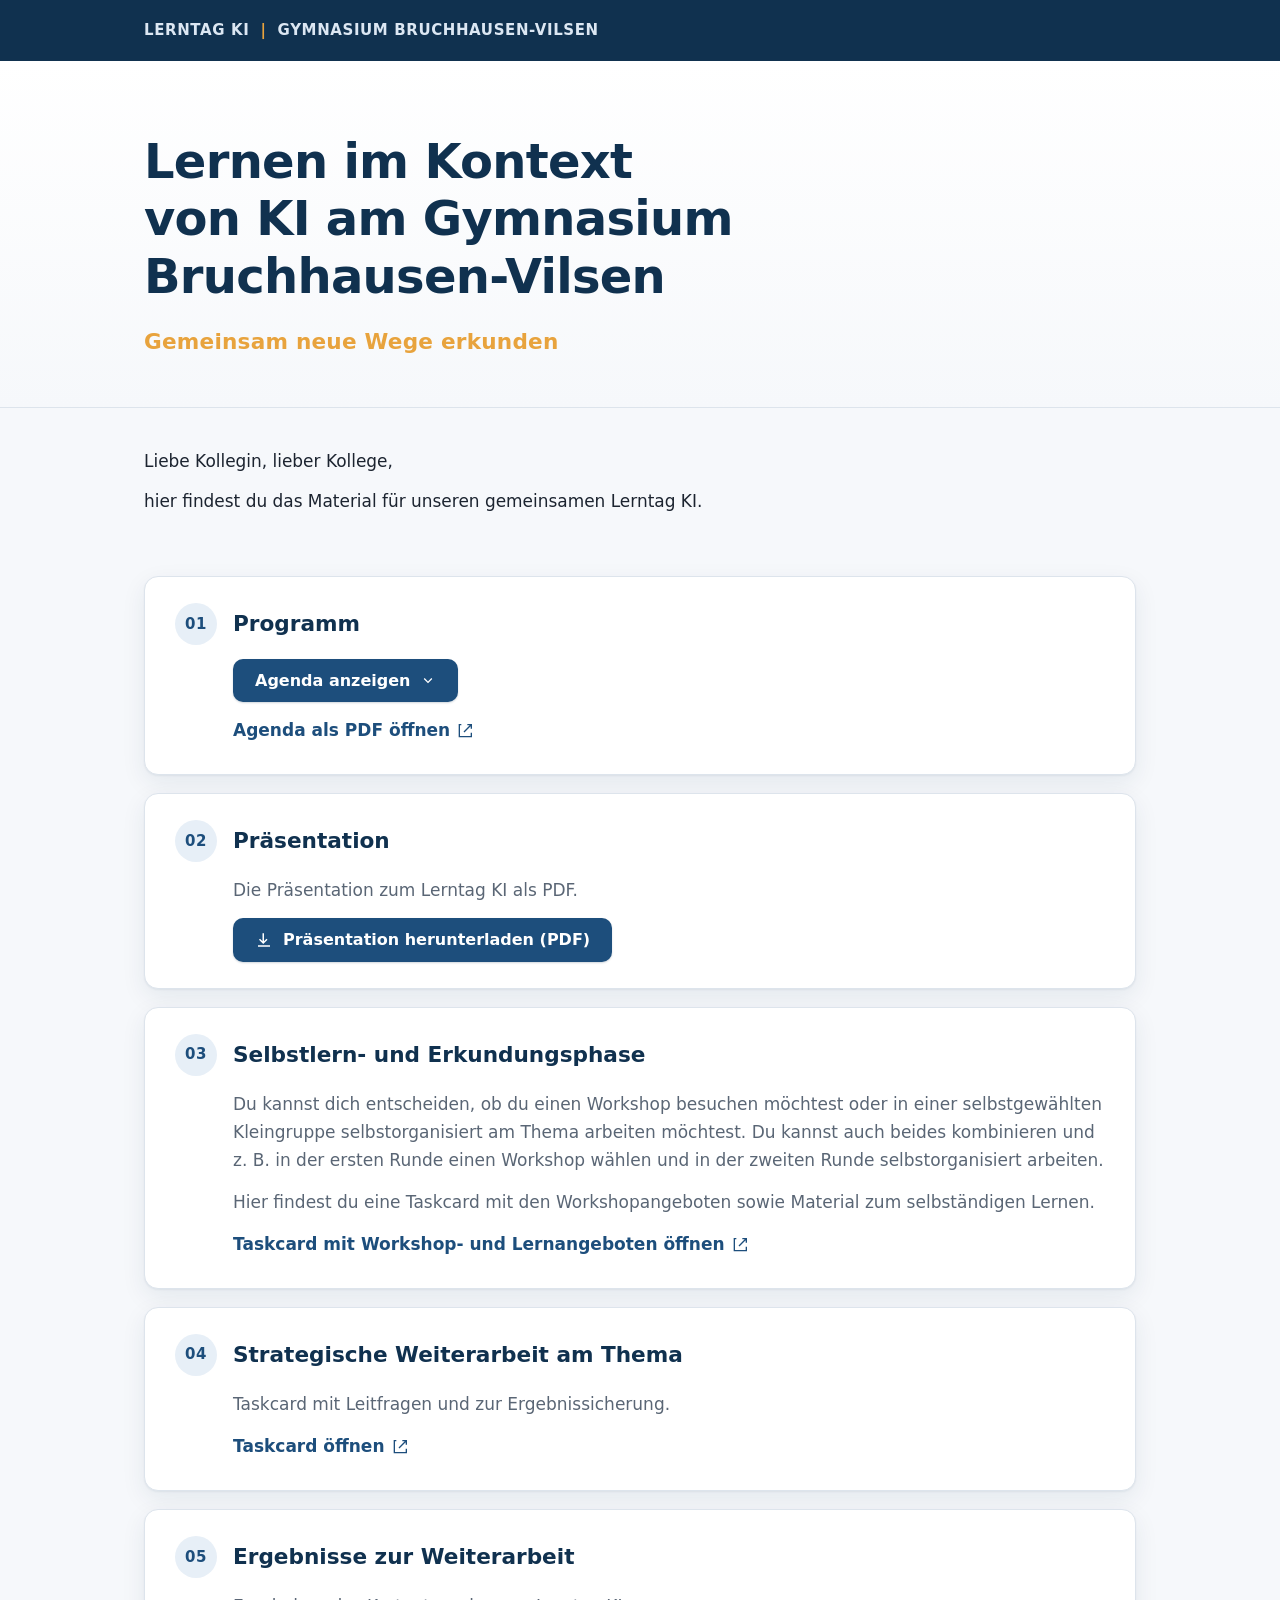
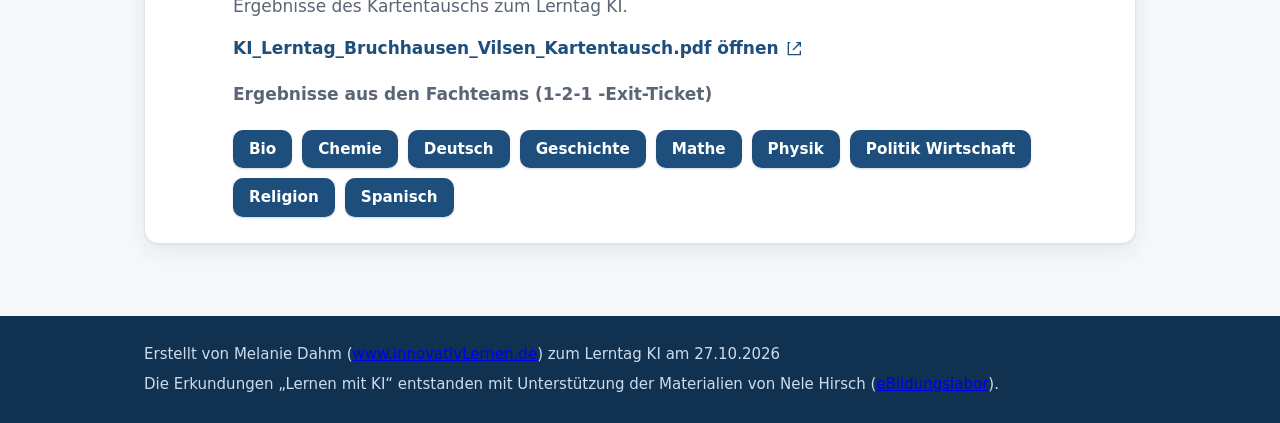
<file: index.html>
<!DOCTYPE html>
<html lang="de">
<head>
  <meta charset="utf-8">
  <meta name="viewport" content="width=device-width, initial-scale=1">
  <title>Lerntag KI | Gymnasium Bruchhausen-Vilsen</title>
  <meta name="description" content="Materialien für den gemeinsamen Lerntag KI am Gymnasium Bruchhausen-Vilsen – Programm, Präsentation, Workshops und strategische Weiterarbeit.">
  <link rel="stylesheet" href="styles.css">
  <link rel="icon" href="data:image/svg+xml,<svg xmlns='http://www.w3.org/2000/svg' viewBox='0 0 100 100'><text y='.9em' font-size='90'>&#129504;</text></svg>">
</head>
<body>
  <a class="skip-link" href="#inhalt">Zum Inhalt springen</a>

  <header class="site-header">
    <div class="wrap">
      <p class="kicker">Lerntag KI <span class="sep">|</span> Gymnasium Bruchhausen-Vilsen</p>
    </div>
  </header>

  <main id="inhalt">
    <section class="hero">
      <div class="wrap">
        <h1>Lernen im Kontext von KI am Gymnasium Bruchhausen-Vilsen</h1>
        <p class="subtitle">Gemeinsam neue Wege erkunden</p>
      </div>
    </section>

    <section class="intro">
      <div class="wrap">
        <p>Liebe Kollegin, lieber Kollege,</p>
        <p>hier findest du das Material für unseren gemeinsamen Lerntag KI.</p>
      </div>
    </section>

    <div class="wrap">
      <div class="cards">

        <article class="card" id="programm">
          <div class="card-head">
            <span class="badge">01</span>
            <h2>Programm</h2>
          </div>
          <div class="card-body">
            <details class="disclosure">
              <summary class="btn">
                <span class="btn-label-closed">Agenda anzeigen</span>
                <span class="btn-label-open">Agenda ausblenden</span>
                <svg class="chevron" aria-hidden="true" viewBox="0 0 24 24" width="16" height="16"><path fill="currentColor" d="M12 15.4 5.6 9 7 7.6l5 5 5-5L18.4 9z"/></svg>
              </summary>
              <div class="disclosure-panel">
                <table class="agenda">
                  <caption class="sr-only">Agenda des Lerntags KI am Gymnasium Bruchhausen-Vilsen</caption>
                  <tbody>
                    <tr>
                      <th scope="row">08:00 &ndash; 08:30</th>
                      <td>Offenes Ankommen und Austauschen mit Kaffee | Tee</td>
                    </tr>
                    <tr>
                      <th scope="row">08:30 &ndash; 09:00</th>
                      <td><strong>Begr&uuml;&szlig;ung und Organisatorisches</strong><br>Interaktive Einstiegsrunde</td>
                    </tr>
                    <tr class="highlight">
                      <th scope="row">09:00 &ndash; 10:00</th>
                      <td>
                        <strong>Impulsvortrag mit Murmelphasen | Melanie Dahm</strong><br>
                        Orientierung zu KI und Lernen: Was kann generative KI heute? Was bedeutet das f&uuml;r Unterricht und Lernen?<br>
                        Chancen, Grenzen und zentrale Spannungsfelder<br>
                        Lernen unter den Bedingungen von KI gestalten
                      </td>
                    </tr>
                    <tr>
                      <th scope="row">10:00 &ndash; 10:10</th>
                      <td>Orientierung f&uuml;r die Selbstlern- und Erkundungsphase</td>
                    </tr>
                    <tr class="pause">
                      <th scope="row">10:10 &ndash; 10:30</th>
                      <td>Kaffeepause</td>
                    </tr>
                    <tr class="highlight">
                      <th scope="row">10:30 &ndash; 11:30</th>
                      <td><strong>Workshop Runde 01</strong> | Taskcard</td>
                    </tr>
                    <tr class="highlight">
                      <th scope="row">11:45 &ndash; 12:45</th>
                      <td><strong>Workshop Runde 02</strong> | Taskcard</td>
                    </tr>
                    <tr class="pause">
                      <th scope="row">12:45 &ndash; 13:30</th>
                      <td>Mittagspause</td>
                    </tr>
                    <tr>
                      <th scope="row">13:30 &ndash; 14:00</th>
                      <td><strong>Kartentausch zu KI</strong><br>Ideen | Chancen | Herausforderungen</td>
                    </tr>
                    <tr>
                      <th scope="row">14:00 &ndash; 14:30</th>
                      <td>Perspektiven wechseln &ndash; Lernen und KI weiterdenken</td>
                    </tr>
                    <tr class="highlight">
                      <th scope="row">14:30 &ndash; 15:30</th>
                      <td>
                        <strong>KI gemeinsam gestalten</strong><br>
                        Wie wollen wir das Lernen im Kontext von KI in Zukunft im Team gestalten?<br>
                        Austausch und Ideenentwicklung im Fachteam<br>
                        Arbeitsdokument: Taskcard
                      </td>
                    </tr>
                    <tr>
                      <th scope="row">15:30 &ndash; 16:00</th>
                      <td>Abschluss im Plenum</td>
                    </tr>
                  </tbody>
                </table>
              </div>
            </details>
            <p class="card-link">
              <a href="Agenda.pdf" target="_blank" rel="noopener noreferrer">
                Agenda als PDF &ouml;ffnen
                <svg aria-hidden="true" viewBox="0 0 24 24" width="16" height="16"><path fill="currentColor" d="M14 3h7v7h-2V6.41l-9.29 9.3-1.42-1.42 9.3-9.29H14V3zm-9 2H3v16h16v-5h2v7H1V3h4z"/></svg>
              </a>
            </p>
          </div>
        </article>

        <article class="card" id="praesentation">
          <div class="card-head">
            <span class="badge">02</span>
            <h2>Präsentation</h2>
          </div>
          <div class="card-body">
            <p class="card-text">Die Präsentation zum Lerntag KI als PDF.</p>
            <p class="card-link">
              <a class="btn" href="Präsentation.pdf" download="Präsentation Lerntag KI Gymnasium Bruchhausen-Vilsen.pdf">
                <svg aria-hidden="true" viewBox="0 0 24 24" width="18" height="18"><path fill="currentColor" d="M12 3v10.6l3.3-3.3 1.4 1.4-5.7 5.7-5.7-5.7 1.4-1.4L10 13.6V3h2zM4 19h16v2H4z"/></svg>
                Präsentation herunterladen (PDF)
              </a>
            </p>
          </div>
        </article>

        <article class="card" id="selbstlernphase">
          <div class="card-head">
            <span class="badge">03</span>
            <h2>Selbstlern- und Erkundungsphase</h2>
          </div>
          <div class="card-body">
            <p class="card-text">Du kannst dich entscheiden, ob du einen Workshop besuchen m&ouml;chtest oder in einer selbstgew&auml;hlten Kleingruppe selbstorganisiert am Thema arbeiten m&ouml;chtest. Du kannst auch beides kombinieren und z.&nbsp;B. in der ersten Runde einen Workshop w&auml;hlen und in der zweiten Runde selbstorganisiert arbeiten.</p>
            <p class="card-text">Hier findest du eine Taskcard mit den Workshopangeboten sowie Material zum selbst&auml;ndigen Lernen.</p>
            <p class="card-link">
              <a href="https://alice.taskcards.app/#/board/71520293-ce50-4b79-9db4-cd983542f072?token=a2c9e143-63cb-40f9-9db4-d69a0155c703" target="_blank" rel="noopener noreferrer">
                Taskcard mit Workshop- und Lernangeboten &ouml;ffnen
                <svg aria-hidden="true" viewBox="0 0 24 24" width="16" height="16"><path fill="currentColor" d="M14 3h7v7h-2V6.41l-9.29 9.3-1.42-1.42 9.3-9.29H14V3zm-9 2H3v16h16v-5h2v7H1V3h4z"/></svg>
              </a>
            </p>
          </div>
        </article>

        <article class="card" id="weiterarbeit">
          <div class="card-head">
            <span class="badge">04</span>
            <h2>Strategische Weiterarbeit am Thema</h2>
          </div>
          <div class="card-body">
            <p class="card-text">Taskcard mit Leitfragen und zur Ergebnissicherung.</p>
            <p class="card-link">
              <a href="https://alice.taskcards.app/#/board/b34a6e0f-2af9-4de8-a68f-f85f2ecd2e61?token=ce4accb5-067d-4c97-acdf-82a7a0910659" target="_blank" rel="noopener noreferrer">
                Taskcard öffnen
                <svg aria-hidden="true" viewBox="0 0 24 24" width="16" height="16"><path fill="currentColor" d="M14 3h7v7h-2V6.41l-9.29 9.3-1.42-1.42 9.3-9.29H14V3zm-9 2H3v16h16v-5h2v7H1V3h4z"/></svg>
              </a>
            </p>
          </div>
        </article>

        <article class="card" id="ergebnisse">
          <div class="card-head">
            <span class="badge">05</span>
            <h2>Ergebnisse zur Weiterarbeit</h2>
          </div>
          <div class="card-body">
            <p class="card-text">Ergebnisse des Kartentauschs zum Lerntag KI.</p>
            <p class="card-link">
              <a href="KI_Lerntag_Bruchhausen_Vilsen_Kartentausch.pdf" target="_blank" rel="noopener noreferrer">
                KI_Lerntag_Bruchhausen_Vilsen_Kartentausch.pdf öffnen
                <svg aria-hidden="true" viewBox="0 0 24 24" width="16" height="16"><path fill="currentColor" d="M14 3h7v7h-2V6.41l-9.29 9.3-1.42-1.42 9.3-9.29H14V3zm-9 2H3v16h16v-5h2v7H1V3h4z"/></svg>
              </a>
            </p>
            <p class="card-text"><strong>Ergebnisse aus den Fachteams (1-2-1 -Exit-Ticket)</strong></p>
            <div class="result-grid">
              <a class="btn" href="Ergebnisse%20Fachteams/Bio.jpeg" target="_blank" rel="noopener noreferrer">Bio</a>
              <a class="btn" href="Ergebnisse%20Fachteams/Chemie.jpeg" target="_blank" rel="noopener noreferrer">Chemie</a>
              <a class="btn" href="Ergebnisse%20Fachteams/Deutsch.jpeg" target="_blank" rel="noopener noreferrer">Deutsch</a>
              <a class="btn" href="Ergebnisse%20Fachteams/Geschichte.jpeg" target="_blank" rel="noopener noreferrer">Geschichte</a>
              <a class="btn" href="Ergebnisse%20Fachteams/Mathe.jpeg" target="_blank" rel="noopener noreferrer">Mathe</a>
              <a class="btn" href="Ergebnisse%20Fachteams/Physik.jpeg" target="_blank" rel="noopener noreferrer">Physik</a>
              <a class="btn" href="Ergebnisse%20Fachteams/Politik%20Wirtschaft.jpeg" target="_blank" rel="noopener noreferrer">Politik Wirtschaft</a>
              <a class="btn" href="Ergebnisse%20Fachteams/Religion.jpeg" target="_blank" rel="noopener noreferrer">Religion</a>
              <a class="btn" href="Ergebnisse%20Fachteams/Spanisch.jpeg" target="_blank" rel="noopener noreferrer">Spanisch</a>
            </div>
          </div>
        </article>

      </div>
    </div>
  </main>

  <footer class="site-footer">
    <div class="wrap">
      <p class="footer-line">Erstellt von Melanie Dahm (<a href="https://innovativlernen.de/">www.innovativLernen.de</a>) zum Lerntag KI am 27.10.2026</p>
      <p class="footer-line">Die Erkundungen &bdquo;Lernen mit KI&ldquo; entstanden mit Unterstützung der Materialien von Nele Hirsch (<a href="https://ebildungslabor.de">eBildungslabor</a>).</p>
    </div>
  </footer>
</body>
</html>
</file>
<file: styles.css>
:root {
  --blue-900: #10314f;
  --blue-700: #1d4e7c;
  --blue-500: #2f6da3;
  --blue-100: #e7eff7;
  --accent: #e8a33d;
  --text: #1c2430;
  --muted: #5a6675;
  --bg: #f6f8fb;
  --card-bg: #ffffff;
  --border: #dde4ec;
  --radius: 14px;
  --shadow: 0 1px 2px rgba(16, 49, 79, .06), 0 8px 24px rgba(16, 49, 79, .08);
  --shadow-hover: 0 2px 4px rgba(16, 49, 79, .08), 0 16px 40px rgba(16, 49, 79, .14);
}

*,
*::before,
*::after {
  box-sizing: border-box;
}

html {
  -webkit-text-size-adjust: 100%;
  scroll-behavior: smooth;
}

body {
  margin: 0;
  background: var(--bg);
  color: var(--text);
  font-family: "Segoe UI", system-ui, -apple-system, "Helvetica Neue", Arial, sans-serif;
  font-size: 17px;
  line-height: 1.65;
  display: flex;
  min-height: 100vh;
  flex-direction: column;
}

.wrap {
  width: 100%;
  max-width: 1040px;
  margin: 0 auto;
  padding: 0 24px;
}

.skip-link {
  position: absolute;
  left: -9999px;
  top: 0;
  background: var(--blue-900);
  color: #fff;
  padding: 12px 18px;
  z-index: 100;
  border-radius: 0 0 8px 0;
}

.skip-link:focus {
  left: 0;
}

/* ---------- Header ---------- */

.site-header {
  background: var(--blue-900);
  color: #fff;
  padding: 18px 0;
}

.kicker {
  margin: 0;
  font-size: 15px;
  font-weight: 600;
  letter-spacing: .04em;
  text-transform: uppercase;
  color: #dce7f3;
}

.kicker .sep {
  color: var(--accent);
  margin: 0 .35em;
}

/* ---------- Hero ---------- */

.hero {
  background: linear-gradient(180deg, #ffffff 0%, var(--bg) 100%);
  padding: 72px 0 48px;
  border-bottom: 1px solid var(--border);
}

.hero h1 {
  margin: 0;
  font-size: clamp(1.9rem, 4.4vw, 3rem);
  line-height: 1.2;
  letter-spacing: -.015em;
  color: var(--blue-900);
  max-width: 20ch;
  text-wrap: balance;
}

.subtitle {
  margin: 18px 0 0;
  font-size: clamp(1.05rem, 2vw, 1.35rem);
  color: var(--accent);
  font-weight: 600;
  letter-spacing: .01em;
}

/* ---------- Intro ---------- */

.intro {
  padding: 40px 0 12px;
}

.intro p {
  margin: 0 0 12px;
  font-size: 1.06rem;
  color: var(--text);
}

/* ---------- Cards ---------- */

.cards {
  display: grid;
  grid-template-columns: 1fr;
  gap: 18px;
  padding: 36px 0 72px;
}

.card {
  background: var(--card-bg);
  border: 1px solid var(--border);
  border-radius: var(--radius);
  padding: 26px 30px;
  box-shadow: var(--shadow);
  display: grid;
  grid-template-columns: 1fr;
  gap: 14px 32px;
  align-items: start;
  transition: transform .18s ease, box-shadow .18s ease, border-color .18s ease;
}

.card:hover {
  transform: translateY(-3px);
  box-shadow: var(--shadow-hover);
  border-color: #c9d6e4;
}

.card-head {
  display: flex;
  align-items: center;
  gap: 16px;
}

.badge {
  flex: 0 0 auto;
  display: inline-flex;
  align-items: center;
  justify-content: center;
  width: 42px;
  height: 42px;
  border-radius: 50%;
  background: var(--blue-100);
  color: var(--blue-700);
  font-size: 15px;
  font-weight: 700;
  letter-spacing: .04em;
}

.card h2 {
  margin: 0;
  font-size: 1.35rem;
  line-height: 1.3;
  color: var(--blue-900);
}

.card-body {
  display: flex;
  flex-direction: column;
  gap: 14px;
  padding-left: 58px;
}

.card-text {
  margin: 0;
  color: var(--muted);
}

.card-link {
  margin: 0;
}

/* ---------- Agenda ---------- */

.sr-only {
  position: absolute;
  width: 1px;
  height: 1px;
  padding: 0;
  margin: -1px;
  overflow: hidden;
  clip: rect(0 0 0 0);
  white-space: nowrap;
  border: 0;
}

.disclosure > summary {
  list-style: none;
  cursor: pointer;
  display: inline-flex;
}

.disclosure > summary::-webkit-details-marker {
  display: none;
}

.btn {
  display: inline-flex;
  align-items: center;
  gap: 10px;
  background: var(--blue-700);
  color: #fff;
  padding: 12px 22px;
  border: 0;
  border-radius: 10px;
  font-family: inherit;
  font-weight: 600;
  font-size: 1rem;
  line-height: 1.2;
  cursor: pointer;
  text-decoration: none;
  box-shadow: 0 1px 2px rgba(16, 49, 79, .2);
  transition: background .18s ease, box-shadow .18s ease;
}

.btn:hover {
  background: var(--blue-500);
  box-shadow: 0 4px 12px rgba(16, 49, 79, .24);
}

.btn:focus-visible {
  outline: 3px solid var(--accent);
  outline-offset: 3px;
}

.chevron {
  transition: transform .2s ease;
}

.disclosure[open] .chevron {
  transform: rotate(180deg);
}

.btn-label-open {
  display: none;
}

.disclosure[open] .btn-label-closed {
  display: none;
}

.disclosure[open] .btn-label-open {
  display: inline;
}

.disclosure-panel {
  margin-top: 18px;
  padding-top: 4px;
  border-top: 1px solid var(--border);
}

.agenda {
  width: 100%;
  border-collapse: collapse;
  font-size: .95rem;
}

.agenda th,
.agenda td {
  padding: 11px 12px;
  text-align: left;
  vertical-align: top;
  border-bottom: 1px solid var(--border);
}

.agenda th {
  width: 168px;
  white-space: nowrap;
  color: var(--blue-700);
  font-weight: 600;
  font-variant-numeric: tabular-nums;
}

.agenda tbody tr:last-child th,
.agenda tbody tr:last-child td {
  border-bottom: 0;
}

.agenda tbody tr.highlight th,
.agenda tbody tr.highlight td {
  background: #f2f7fc;
}

.agenda tbody tr.pause th,
.agenda tbody tr.pause td {
  color: var(--muted);
  font-style: italic;
}

.card-link a:not(.btn) {
  display: inline-flex;
  align-items: center;
  gap: 8px;
  color: var(--blue-700);
  font-weight: 600;
  text-decoration: none;
  border-bottom: 2px solid transparent;
  padding-bottom: 2px;
  transition: border-color .18s ease, color .18s ease;
}

.card-link a:not(.btn):hover {
  color: var(--blue-500);
  border-bottom-color: var(--accent);
}

.card-link a:not(.btn):focus-visible {
  outline: 3px solid var(--accent);
  outline-offset: 3px;
  border-radius: 2px;
}

.card-link .btn {
  color: #fff;
}

/* ---------- Footer ---------- */

.site-footer {
  margin-top: auto;
  background: var(--blue-900);
  color: #cddced;
  padding: 26px 0;
}

.site-footer p {
  margin: 0;
  font-size: 15px;
}

.result-grid {
  display: flex;
  flex-wrap: wrap;
  gap: 10px;
  margin-top: 8px;
}

.result-grid .btn {
  padding: 10px 16px;
  font-size: .95rem;
}

@media (max-width: 640px) {
  .hero {
    padding: 52px 0 36px;
  }

  .cards {
    gap: 14px;
    padding-bottom: 56px;
  }

  .card {
    padding: 22px 20px;
    gap: 12px;
  }

  .card-body {
    padding-left: 0;
  }

  .agenda {
    font-size: .9rem;
  }

  .agenda th,
  .agenda td {
    padding: 9px 8px;
  }

  .agenda th {
    width: 108px;
    white-space: normal;
  }

  .result-grid {
    gap: 8px;
  }
}

@media (prefers-reduced-motion: reduce) {
  html {
    scroll-behavior: auto;
  }

  .card,
  .card-link a:not(.btn) {
    transition: none;
  }

  .card:hover {
    transform: none;
  }
}

/* ---------- Unterseiten: Erkundungen (lernen-mit-ki) ---------- */

.page-header {
  background: var(--blue-900);
  color: #fff;
  padding: 22px 0 0;
}

.page-header .brand {
  margin: 0;
  font-size: clamp(1.5rem, 3.4vw, 2rem);
  line-height: 1.2;
  color: #fff;
}

.page-header .brand-sub {
  margin: 4px 0 0;
  color: #cddced;
  font-size: 1rem;
}

.site-nav {
  margin-top: 16px;
}

.site-nav ul {
  list-style: none;
  display: flex;
  flex-wrap: wrap;
  gap: 4px;
  margin: 0;
  padding: 0;
}

.site-nav a {
  display: inline-block;
  padding: 10px 16px;
  color: #dce7f3;
  text-decoration: none;
  font-weight: 600;
  font-size: .98rem;
  border-radius: 10px 10px 0 0;
  border-bottom: 3px solid transparent;
  transition: background .18s ease, color .18s ease, border-color .18s ease;
}

.site-nav a:hover {
  background: rgba(255, 255, 255, .08);
  color: #fff;
}

.site-nav a:focus-visible {
  outline: 3px solid var(--accent);
  outline-offset: -3px;
}

.site-nav a[aria-current="page"] {
  color: #fff;
  background: var(--bg);
  border-bottom-color: var(--accent);
}

.page-main {
  padding: 44px 0 68px;
}

.page-main h2 {
  margin: 0 0 18px;
  font-size: clamp(1.5rem, 3.2vw, 2.1rem);
  line-height: 1.25;
  color: var(--blue-900);
  text-wrap: balance;
}

.page-main h3 {
  margin: 32px 0 10px;
  font-size: 1.2rem;
  color: var(--blue-700);
}

.lead {
  margin: 0 0 16px;
  font-size: clamp(1.1rem, 2.2vw, 1.35rem);
  font-weight: 600;
  line-height: 1.5;
  color: var(--blue-900);
}

.callout {
  margin: 26px 0;
  padding: 18px 22px;
  background: var(--blue-100);
  border-left: 4px solid var(--blue-500);
  border-radius: 0 10px 10px 0;
}

.callout p {
  margin: 0;
}

.callout p + p {
  margin-top: 10px;
}

.form {
  margin: 28px 0 0;
  padding: 24px 26px;
  background: var(--card-bg);
  border: 1px solid var(--border);
  border-radius: var(--radius);
  box-shadow: var(--shadow);
}

.form label {
  display: block;
  margin-bottom: 8px;
  font-weight: 600;
  color: var(--blue-900);
}

.form textarea {
  width: 100%;
  padding: 12px 14px;
  font-family: inherit;
  font-size: 1rem;
  line-height: 1.5;
  color: var(--text);
  background: #fff;
  border: 1px solid #c9d6e4;
  border-radius: 10px;
  resize: vertical;
}

.form textarea:focus-visible {
  outline: 3px solid var(--accent);
  outline-offset: 1px;
  border-color: var(--blue-500);
}

.form-hint {
  margin: 8px 0 0;
  font-size: .9rem;
  color: var(--muted);
}

.form-actions {
  margin: 18px 0 0;
}

.prompt-box {
  margin: 22px 0 0;
  padding: 22px 24px;
  background: var(--blue-900);
  color: #eef4fb;
  border-radius: var(--radius);
  font-size: .98rem;
  line-height: 1.65;
  white-space: pre-wrap;
  overflow-wrap: anywhere;
  box-shadow: var(--shadow);
}

.result-actions {
  display: flex;
  flex-wrap: wrap;
  gap: 12px;
  margin: 26px 0 0;
}

.btn-secondary {
  display: inline-flex;
  align-items: center;
  gap: 8px;
  background: transparent;
  color: var(--blue-700);
  padding: 11px 20px;
  border: 2px solid var(--blue-700);
  border-radius: 10px;
  font-family: inherit;
  font-weight: 600;
  font-size: 1rem;
  line-height: 1.2;
  cursor: pointer;
  text-decoration: none;
  transition: background .18s ease, color .18s ease;
}

.btn-secondary:hover {
  background: var(--blue-100);
}

.btn-secondary:focus-visible {
  outline: 3px solid var(--accent);
  outline-offset: 3px;
}

.source-note {
  margin: 30px 0 0;
  font-size: .92rem;
  color: var(--muted);
}

.source-note a {
  color: var(--blue-700);
}

.footer-line + .footer-line {
  margin-top: 6px;
}

@media (max-width: 640px) {
  .page-main {
    padding: 32px 0 48px;
  }

  .form {
    padding: 20px 18px;
  }

  .site-nav a {
    padding: 9px 12px;
    font-size: .92rem;
  }
}
</file>
